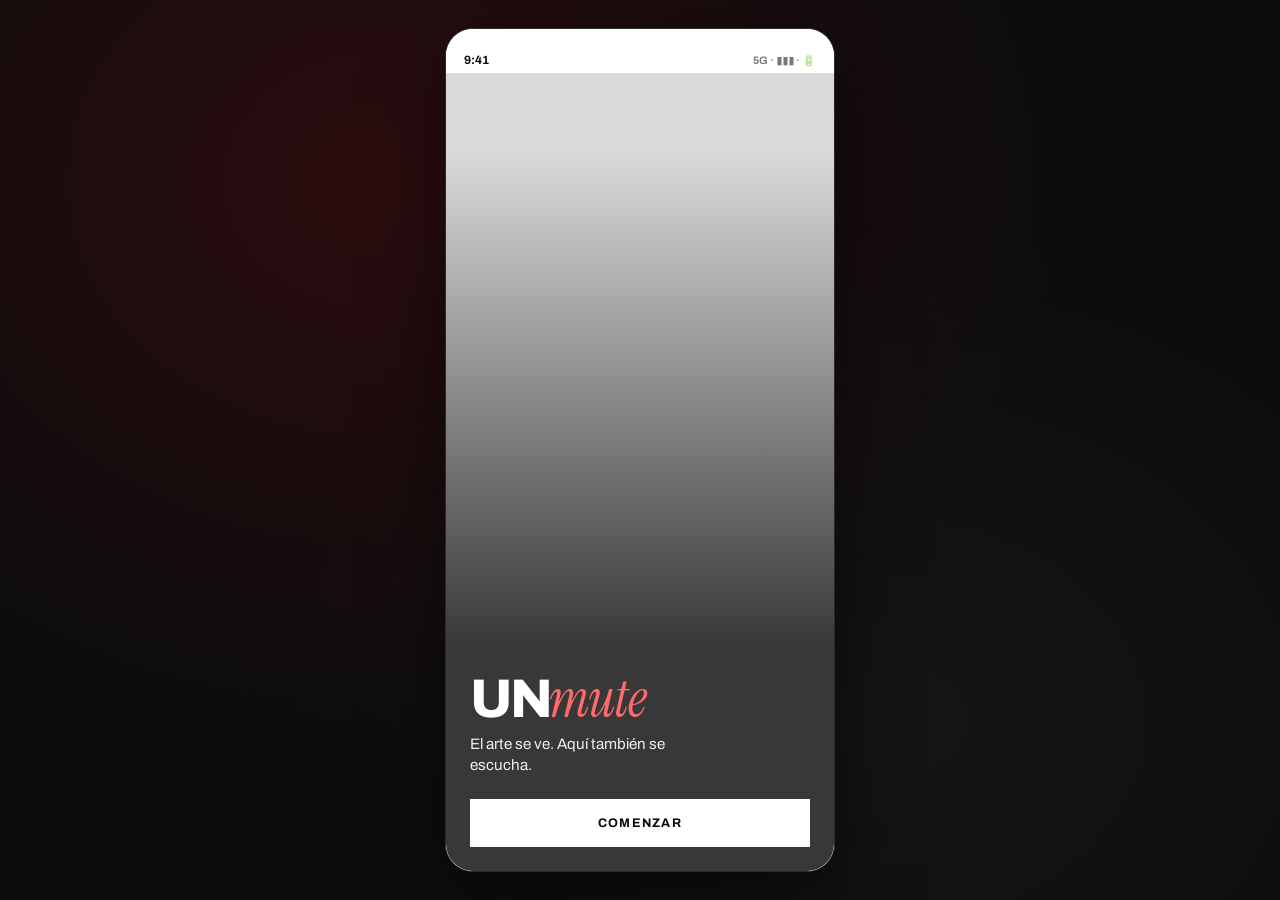
<file: index.html>
<!DOCTYPE html>
<html lang="es">
<head>
  <meta charset="UTF-8" />
  <meta name="viewport" content="width=device-width, initial-scale=1.0, viewport-fit=cover" />
  <meta name="apple-mobile-web-app-capable" content="yes" />
  <meta name="theme-color" content="#0a0a0a" />
  <title>unmute</title>
  <link rel="preconnect" href="https://fonts.googleapis.com" />
  <link rel="preconnect" href="https://fonts.gstatic.com" crossorigin />
  <link href="https://fonts.googleapis.com/css2?family=Archivo:wght@400;500;600;700;800&family=Instrument+Serif:ital@0;1&display=swap" rel="stylesheet" />
  <link rel="stylesheet" href="styles.css" />
</head>
<body data-persona="artist">
  <div class="app-shell">
    <div class="phone" id="phone">
      <div class="status-bar">
        <span>9:41</span>
        <span class="icons">5G · ▮▮▮ · 🔋</span>
      </div>

      <div class="screens" id="screens">

        <!-- SPLASH -->
        <section class="screen active" data-screen="splash">
          <div class="splash">
            <div class="brand"><span class="un">UN</span><em>mute</em></div>
            <p>El arte se ve. Aquí también se escucha.</p>
            <button class="btn btn-primary" data-go="login">Comenzar</button>
          </div>
        </section>

        <!-- LOGIN -->
        <section class="screen" data-screen="login">
          <div class="topbar">
            <button class="icon-btn" data-go="splash" aria-label="Volver">
              <svg viewBox="0 0 24 24"><path d="M15 18l-6-6 6-6"/></svg>
            </button>
            <div class="title" id="loginTitle">Entrar</div>
            <span style="width:36px"></span>
          </div>
          <div class="screen-scroll">
            <div class="auth-pad">
              <div class="auth-brand"><span class="un">UN</span><em>mute</em></div>
              <h2 id="loginHeading">Bienvenido</h2>
              <p class="sub" id="loginSub">Entra con Google, Apple o tu correo.</p>

              <div class="social-stack">
                <button type="button" class="btn-social google" data-auth="google">
                  <svg viewBox="0 0 24 24" aria-hidden="true">
                    <path fill="#EA4335" d="M12 10.2v3.6h5.1c-.2 1.2-.9 2.2-1.9 2.9l3.1 2.4c1.8-1.7 2.8-4.1 2.8-7 0-.7-.1-1.3-.2-1.9H12z"/>
                    <path fill="#34A853" d="M5.3 14.3l-.8.6-2.5 1.9C3.6 20.1 7.5 22.5 12 22.5c2.7 0 5-.9 6.7-2.4l-3.1-2.4c-.9.6-2 1-3.6 1-2.8 0-5.1-1.9-5.9-4.4z"/>
                    <path fill="#4A90E2" d="M3.2 7.2A10.4 10.4 0 0 0 1.5 12c0 1.7.4 3.3 1.1 4.7l3.5-2.7c-.3-.7-.4-1.4-.4-2 0-.7.2-1.4.4-2L3.2 7.2z"/>
                    <path fill="#FBBC05" d="M12 5.3c1.5 0 2.8.5 3.8 1.5l2.8-2.8C16.9 2.2 14.7 1.5 12 1.5 7.5 1.5 3.6 3.9 2 7.2l3.5 2.7C6.3 7.2 8.7 5.3 12 5.3z"/>
                  </svg>
                  Continuar con Google
                </button>
                <button type="button" class="btn-social apple" data-auth="apple">
                  <svg viewBox="0 0 24 24" fill="currentColor" aria-hidden="true">
                    <path d="M18.71 19.5c-.83 1.24-1.71 2.45-3.05 2.47-1.34.03-1.77-.79-3.29-.79-1.53 0-2 .77-3.27.82-1.31.05-2.3-1.32-3.14-2.53C4.25 17 2.94 12.45 4.7 9.39c.87-1.52 2.43-2.48 4.12-2.51 1.28-.02 2.5.87 3.29.87.78 0 2.26-1.07 3.81-.91.65.03 2.47.26 3.64 1.98-.09.06-2.17 1.28-2.15 3.81.03 3.02 2.65 4.03 2.68 4.04-.03.07-.42 1.44-1.38 2.83M13 3.5c.73-.83 1.94-1.46 2.94-1.5.13 1.17-.34 2.35-1.04 3.19-.69.85-1.83 1.51-2.95 1.42-.15-1.15.41-2.35 1.05-3.11z"/>
                  </svg>
                  Continuar con Apple
                </button>
              </div>

              <div class="auth-divider">o con correo</div>

              <div class="email-panel" id="emailPanel">
                <div class="field hidden" id="authNameField">
                  <label>Nombre artístico</label>
                  <input type="text" id="authName" value="María León" autocomplete="name" />
                </div>
                <div class="field">
                  <label>Correo electrónico</label>
                  <input type="email" id="authEmail" value="maria@unmute.app" autocomplete="email" />
                </div>
                <div class="field">
                  <label>Contraseña</label>
                  <input type="password" id="authPass" value="••••••••" autocomplete="current-password" />
                </div>
                <button class="btn btn-primary" type="button" id="emailContinue">Entrar</button>
              </div>

              <p class="center-note" id="authSwitchNote">
                ¿No tienes cuenta?
                <button type="button" class="linkish" id="switchAuthMode">Regístrate</button>
              </p>
            </div>
          </div>
        </section>

        <!-- PROFILE SETUP (solo al registrarse) -->
        <section class="screen" data-screen="profile-setup">
          <div class="topbar">
            <button class="icon-btn" data-go="login" aria-label="Volver">
              <svg viewBox="0 0 24 24"><path d="M15 18l-6-6 6-6"/></svg>
            </button>
            <div class="title">Tu perfil</div>
            <span style="width:36px"></span>
          </div>
          <div class="screen-scroll">
            <div class="auth-pad">
              <h2>Completa tu perfil</h2>
              <p class="sub">Así te van a ver en unmute.</p>
              <div class="field">
                <label>Nombre para mostrar</label>
                <input type="text" id="setupName" value="María León" />
              </div>
              <div class="field">
                <label>Ciudad</label>
                <input type="text" id="setupCity" value="Ciudad de México" />
              </div>
              <div class="field">
                <label>Bio</label>
                <textarea id="setupBio">Pintora. Memoria doméstica y luz como archivo emocional.</textarea>
              </div>
              <div class="field">
                <label>Técnicas / enfoque</label>
                <input type="text" value="Óleo, técnica mixta" />
              </div>
              <button class="btn btn-primary" id="finishSetup">Continuar</button>
            </div>
          </div>
        </section>

        <!-- HOME -->
        <section class="screen with-tabs" data-screen="home">
          <div class="topbar">
            <h1><span class="un">UN</span><em>mute</em></h1>
            <button class="avatar-btn" data-go="profile" aria-label="Perfil" style="background-image:var(--img-artist-1)"></button>
          </div>
          <div class="feed-tabs">
            <button class="active" type="button">Para ti</button>
            <button type="button">Siguiendo</button>
            <button type="button">Tendencias</button>
          </div>
          <div class="screen-scroll" id="feedList"></div>
        </section>

        <!-- MY WORKS -->
        <section class="screen with-tabs" data-screen="my-works">
          <div class="topbar">
            <h1>Mis obras</h1>
            <div class="topbar-actions">
              <button class="icon-btn" data-go="publish-1" aria-label="Nueva">
                <svg viewBox="0 0 24 24"><path d="M12 5v14M5 12h14"/></svg>
              </button>
              <button class="avatar-btn" data-go="profile" aria-label="Perfil" style="background-image:var(--img-artist-1)"></button>
            </div>
          </div>
          <div class="screen-scroll">
            <div class="works-list" id="myWorksList"></div>
          </div>
        </section>

        <!-- PROFILE -->
        <section class="screen with-tabs" data-screen="profile">
          <div class="topbar">
            <button class="icon-btn" data-go="home" aria-label="Volver">
              <svg viewBox="0 0 24 24"><path d="M15 18l-6-6 6-6"/></svg>
            </button>
            <div class="title">Perfil</div>
            <button class="icon-btn" data-go="settings" aria-label="Ajustes">
              <svg viewBox="0 0 24 24"><circle cx="12" cy="12" r="3"/><path d="M19.4 15a1.7 1.7 0 0 0 .3 1.8l.1.1a2 2 0 1 1-2.8 2.8l-.1-.1a1.7 1.7 0 0 0-1.8-.3 1.7 1.7 0 0 0-1 1.5V21a2 2 0 1 1-4 0v-.1a1.7 1.7 0 0 0-1-1.5 1.7 1.7 0 0 0-1.8.3l-.1.1a2 2 0 1 1-2.8-2.8l.1-.1a1.7 1.7 0 0 0 .3-1.8 1.7 1.7 0 0 0-1.5-1H3a2 2 0 1 1 0-4h.1a1.7 1.7 0 0 0 1.5-1 1.7 1.7 0 0 0-.3-1.8l-.1-.1a2 2 0 1 1 2.8-2.8l.1.1a1.7 1.7 0 0 0 1.8.3H9a1.7 1.7 0 0 0 1-1.5V3a2 2 0 1 1 4 0v.1a1.7 1.7 0 0 0 1 1.5 1.7 1.7 0 0 0 1.8-.3l.1-.1a2 2 0 1 1 2.8 2.8l-.1.1a1.7 1.7 0 0 0-.3 1.8V9c.3.6.9 1 1.5 1H21a2 2 0 1 1 0 4h-.1a1.7 1.7 0 0 0-1.5 1z"/></svg>
            </button>
          </div>
          <div class="screen-scroll">
            <div class="profile-head">
              <div class="row">
                <div class="avatar xl" id="profileAvatar" style="background-image:var(--img-artist-1)"></div>
                <div>
                  <h2 id="profileName">María León</h2>
                  <div class="role-tag">Artista</div>
                </div>
              </div>
              <p class="bio" id="profileBio">Pintora. Memoria doméstica y luz como archivo emocional.</p>
              <div class="stats">
                <div><strong id="statWorks">1</strong><span>Obras</span></div>
                <div><strong>2.4k</strong><span>Seguidores</span></div>
                <div><strong>18k</strong><span>Likes</span></div>
              </div>
              <div style="margin-top:1rem">
                <button class="btn btn-primary btn-sm" data-go="publish-1">Subir obra</button>
              </div>
            </div>
            <div class="section-pad" style="padding-bottom:0.4rem"><strong>Mis obras</strong></div>
            <div class="works-grid" id="profileWorksGrid"></div>
          </div>
        </section>

        <!-- ARTWORK -->
        <section class="screen" data-screen="artwork">
          <div class="topbar">
            <button class="icon-btn" data-back aria-label="Volver">
              <svg viewBox="0 0 24 24"><path d="M15 18l-6-6 6-6"/></svg>
            </button>
            <div class="title">Obra</div>
            <button class="icon-btn" data-go="share-obra" aria-label="Compartir">
              <svg viewBox="0 0 24 24"><path d="M4 12v8a2 2 0 0 0 2 2h12a2 2 0 0 0 2-2v-8"/><polyline points="16 6 12 2 8 6"/><line x1="12" y1="2" x2="12" y2="15"/></svg>
            </button>
          </div>
          <div class="screen-scroll">
            <div class="art-frame art-a" id="artworkHero" style="border-radius:0;aspect-ratio:4/5"></div>
            <div class="section-pad">
              <h2 id="artworkTitle" style="font-family:var(--font-display);font-size:1.85rem;font-weight:400;margin:0.5rem 0 0.25rem">Sin título #14</h2>
              <p class="soft" id="artworkArtist" style="margin-bottom:0.75rem">María León · CDMX</p>
              <p id="artworkDesc" style="font-size:0.92rem;line-height:1.5;color:var(--ink-soft)">Una exploración sobre la memoria familiar y la luz de la tarde en el patio.</p>

              <div class="voice-block">
                <div class="label">La voz del artista</div>
                <button type="button" class="play-voice" id="playVoice">
                  <span class="play-circle" id="playIcon">
                    <svg viewBox="0 0 24 24"><path d="M8 5v14l11-7z"/></svg>
                  </span>
                  <span>
                    <strong id="voiceStatus">Escuchar al artista</strong>
                    <small>0:47 · video</small>
                  </span>
                </button>
              </div>

              <div class="actions" style="margin-top:1rem;display:flex;gap:0.5rem;flex-wrap:wrap">
                <button class="action" data-toggle="like" type="button">
                  <svg viewBox="0 0 24 24"><path d="M20.8 4.6a5.5 5.5 0 0 0-7.8 0L12 5.6l-1-1a5.5 5.5 0 0 0-7.8 7.8l1 1L12 21l7.8-7.6 1-1a5.5 5.5 0 0 0 0-7.8z"/></svg>
                  Me gusta
                </button>
                <button class="action" data-go="share-obra" type="button">
                  <svg viewBox="0 0 24 24"><path d="M4 12v8a2 2 0 0 0 2 2h12a2 2 0 0 0 2-2v-8"/><polyline points="16 6 12 2 8 6"/><line x1="12" y1="2" x2="12" y2="15"/></svg>
                  Compartir
                </button>
              </div>
            </div>
          </div>
        </section>

        <!-- SHARE -->
        <section class="screen" data-screen="share-obra">
          <div class="topbar">
            <button class="icon-btn" data-back aria-label="Volver">
              <svg viewBox="0 0 24 24"><path d="M15 18l-6-6 6-6"/></svg>
            </button>
            <div class="title">Compartir</div>
            <span style="width:36px"></span>
          </div>
          <div class="screen-scroll">
            <div class="section-pad share-pad">
              <div class="share-preview art-a" id="sharePreview"></div>
              <h2 id="shareTitle">Sin título #14</h2>
              <p class="soft" id="shareArtist" style="margin:0.35rem 0 1rem">María León · página pública</p>
              <p class="help" style="margin-bottom:1rem">
                Quien reciba el link ve la obra y el video en el navegador.
                <strong>No necesita descargar la app.</strong>
              </p>
              <div class="link-box">
                <code id="shareLinkText">unmute.app/o/sin-titulo-14</code>
              </div>
              <div class="share-actions">
                <button class="btn btn-primary" type="button" id="copyShareLink">Copiar enlace</button>
                <button class="btn btn-ghost" type="button" id="openPublicWeb">Abrir página web</button>
                <button class="btn btn-ghost" type="button" data-go="obra-qr">Ver QR para galería</button>
              </div>
            </div>
          </div>
        </section>

        <!-- QR -->
        <section class="screen" data-screen="obra-qr">
          <div class="topbar">
            <button class="icon-btn" data-back aria-label="Volver">
              <svg viewBox="0 0 24 24"><path d="M15 18l-6-6 6-6"/></svg>
            </button>
            <div class="title">QR de la obra</div>
            <span style="width:36px"></span>
          </div>
          <div class="screen-scroll">
            <div class="section-pad qr-pad">
              <p class="help" style="text-align:center;margin-bottom:1rem">
                Imprímelo y colócalo junto a la pieza en la galería.
                Al escanearlo se abre la <strong>página pública</strong> (sin app).
              </p>
              <div class="qr-frame">
                <img id="obraQrImg" alt="Código QR de la obra" width="220" height="220" />
              </div>
              <h2 id="qrTitle" style="text-align:center;margin-top:1rem;font-size:1.35rem">Sin título #14</h2>
              <p class="soft" id="qrArtist" style="text-align:center;margin-top:0.25rem">María León</p>
              <p class="center-note" style="margin-top:0.85rem"><code id="qrLinkText">unmute.app/o/sin-titulo-14</code></p>
              <div class="share-actions" style="margin-top:1.25rem">
                <button class="btn btn-primary" type="button" id="openPublicWebFromQr">Probar escaneo (abrir web)</button>
                <button class="btn btn-ghost" type="button" id="copyShareLinkFromQr">Copiar enlace</button>
              </div>
            </div>
          </div>
        </section>

        <!-- PUBLISH 1 -->
        <section class="screen" data-screen="publish-1">
          <div class="topbar">
            <button class="icon-btn" data-go="home" aria-label="Cerrar">
              <svg viewBox="0 0 24 24"><path d="M18 6L6 18M6 6l12 12"/></svg>
            </button>
            <div class="title">Nueva obra</div>
            <span style="width:36px"></span>
          </div>
          <div class="steps-bar"><div class="s on"></div><div class="s"></div><div class="s"></div><div class="s"></div></div>
          <div class="screen-scroll">
            <div class="publish-pad">
              <h2>Fotos de la obra</h2>
              <p class="help">La primera imagen será la portada en el muro.</p>
              <button class="upload-zone" id="addPhotos" type="button">
                <div>
                  <strong>Tocar para agregar fotos</strong>
                  <span>JPG o PNG · hasta 8 imágenes</span>
                </div>
              </button>
              <div class="thumb-row hidden" id="photoThumbs">
                <div class="t art-e"></div>
                <div class="t art-d"></div>
                <div class="t art-c"></div>
              </div>
            </div>
          </div>
          <div class="bottom-cta">
            <button class="btn btn-primary" data-go="publish-2">Continuar</button>
          </div>
        </section>

        <!-- PUBLISH 2 -->
        <section class="screen" data-screen="publish-2">
          <div class="topbar">
            <button class="icon-btn" data-go="publish-1" aria-label="Volver">
              <svg viewBox="0 0 24 24"><path d="M15 18l-6-6 6-6"/></svg>
            </button>
            <div class="title">Nueva obra</div>
            <span style="width:36px"></span>
          </div>
          <div class="steps-bar"><div class="s on"></div><div class="s on"></div><div class="s"></div><div class="s"></div></div>
          <div class="screen-scroll">
            <div class="publish-pad">
              <h2>Datos de la pieza</h2>
              <p class="help">Título, descripción y detalles opcionales.</p>
              <div class="field">
                <label>Título</label>
                <input id="artTitle" type="text" value="Luz de patio" />
              </div>
              <div class="field">
                <label>Descripción</label>
                <textarea id="artDesc">Partí de una tarde en casa de mi abuela. Quise pintar la temperatura del recuerdo, no la escena exacta.</textarea>
              </div>
              <div class="field">
                <label>Técnica</label>
                <input type="text" value="Óleo sobre tela" />
              </div>
              <div class="field">
                <label>Medidas / año</label>
                <input type="text" value="80 × 100 cm · 2026" />
              </div>
            </div>
          </div>
          <div class="bottom-cta">
            <button class="btn btn-primary" data-go="publish-3">Continuar al video</button>
          </div>
        </section>

        <!-- PUBLISH 3 -->
        <section class="screen" data-screen="publish-3">
          <div class="topbar">
            <button class="icon-btn" data-go="publish-2" aria-label="Volver">
              <svg viewBox="0 0 24 24"><path d="M15 18l-6-6 6-6"/></svg>
            </button>
            <div class="title">Tu voz</div>
            <span style="width:36px"></span>
          </div>
          <div class="steps-bar"><div class="s on"></div><div class="s on"></div><div class="s on"></div><div class="s"></div></div>
          <div class="screen-scroll">
            <div class="publish-pad">
              <h2>Graba tu video</h2>
              <p class="help"><strong>Obligatorio.</strong> Cuenta el origen, la emoción o lo que quieres que vean (30–90 s).</p>
              <div class="video-stage">
                <button class="rec-ring" id="recBtn" type="button" aria-label="Grabar">
                  <div class="inner"></div>
                </button>
                <div class="timer" id="recTimer">00:00</div>
                <div class="video-ready-badge hidden" id="videoReadyBadge">Video listo</div>
              </div>
              <button class="btn btn-ghost" type="button" id="uploadVideo">Subir video desde el teléfono</button>
              <p class="help" id="videoRequiredNote" style="margin-top:0.85rem">Graba o sube un video para continuar.</p>
            </div>
          </div>
          <div class="bottom-cta">
            <button class="btn btn-primary" id="toPreview" disabled>Continuar</button>
          </div>
        </section>

        <!-- PUBLISH 4 -->
        <section class="screen" data-screen="publish-4">
          <div class="topbar">
            <button class="icon-btn" data-go="publish-3" aria-label="Volver">
              <svg viewBox="0 0 24 24"><path d="M15 18l-6-6 6-6"/></svg>
            </button>
            <div class="title">Vista previa</div>
            <span style="width:36px"></span>
          </div>
          <div class="steps-bar"><div class="s on"></div><div class="s on"></div><div class="s on"></div><div class="s on"></div></div>
          <div class="screen-scroll">
            <div class="publish-pad">
              <h2>Así se verá en el muro</h2>
              <p class="help">Revisa y publica cuando esté listo.</p>
              <div class="preview-card">
                <div class="art art-e"></div>
                <div class="body">
                  <h3 id="previewTitle">Luz de patio</h3>
                  <p class="soft" id="previewDesc" style="font-size:0.88rem;margin-top:0.3rem">Partí de una tarde en casa de mi abuela…</p>
                  <div class="voice-chip" style="position:static;display:inline-flex;margin-top:0.75rem">Video del artista listo</div>
                </div>
              </div>
            </div>
          </div>
          <div class="bottom-cta">
            <button class="btn btn-primary" id="publishBtn">Publicar obra</button>
          </div>
        </section>

        <!-- PUBLISHED -->
        <section class="screen" data-screen="published">
          <div class="screen-scroll">
            <div class="publish-pad published-pad">
              <div class="auth-brand"><span class="un">UN</span><em>mute</em></div>
              <h2>Tu obra ya está viva</h2>
              <p class="help" id="publishedMsg">Ya aparece en el muro y en Mis obras.</p>
              <div class="preview-card" style="text-align:left;margin-top:1.25rem">
                <div class="art art-e"></div>
                <div class="body">
                  <h3 id="publishedTitle">Luz de patio</h3>
                  <p class="soft" style="font-size:0.85rem;margin-top:0.25rem">Con video · pública</p>
                </div>
              </div>
            </div>
          </div>
          <div class="bottom-cta" style="display:grid;gap:0.5rem">
            <button class="btn btn-primary" data-go="share-obra">Compartir / QR</button>
            <button class="btn btn-ghost" data-go="home">Ver en Inicio</button>
            <button class="btn btn-ghost" data-go="my-works">Ir a Mis obras</button>
          </div>
        </section>

        <!-- SETTINGS -->
        <section class="screen" data-screen="settings">
          <div class="topbar">
            <button class="icon-btn" data-go="profile" aria-label="Volver">
              <svg viewBox="0 0 24 24"><path d="M15 18l-6-6 6-6"/></svg>
            </button>
            <div class="title">Ajustes</div>
            <span style="width:36px"></span>
          </div>
          <div class="screen-scroll">
            <div class="section-pad">
              <button class="fav-item" id="logoutBtn" style="grid-template-columns:1fr">
                <div>
                  <strong>Cerrar sesión</strong>
                  <div class="muted" style="font-size:0.8rem">Salir de tu cuenta</div>
                </div>
              </button>
            </div>
          </div>
        </section>

      </div>

      <nav class="tabbar" id="tabbar" aria-label="Navegación principal">
        <button class="tab active" data-tab="home">
          <svg viewBox="0 0 24 24"><path d="M3 11l9-8 9 8"/><path d="M5 10v10h14V10"/></svg>
          Inicio
        </button>
        <button class="tab center" data-tab="publish">
          <span class="center-btn"><svg viewBox="0 0 24 24"><path d="M12 5v14M5 12h14"/></svg></span>
          Subir
        </button>
        <button class="tab" data-tab="my-works">
          <svg viewBox="0 0 24 24"><path d="M4 4h7v7H4zM13 4h7v7h-7zM4 13h7v7H4zM13 13h7v7h-7z"/></svg>
          Mis obras
        </button>
      </nav>

      <div class="toast" id="toast"></div>
    </div>
  </div>

  <script src="app.js"></script>
</body>
</html>
</file>
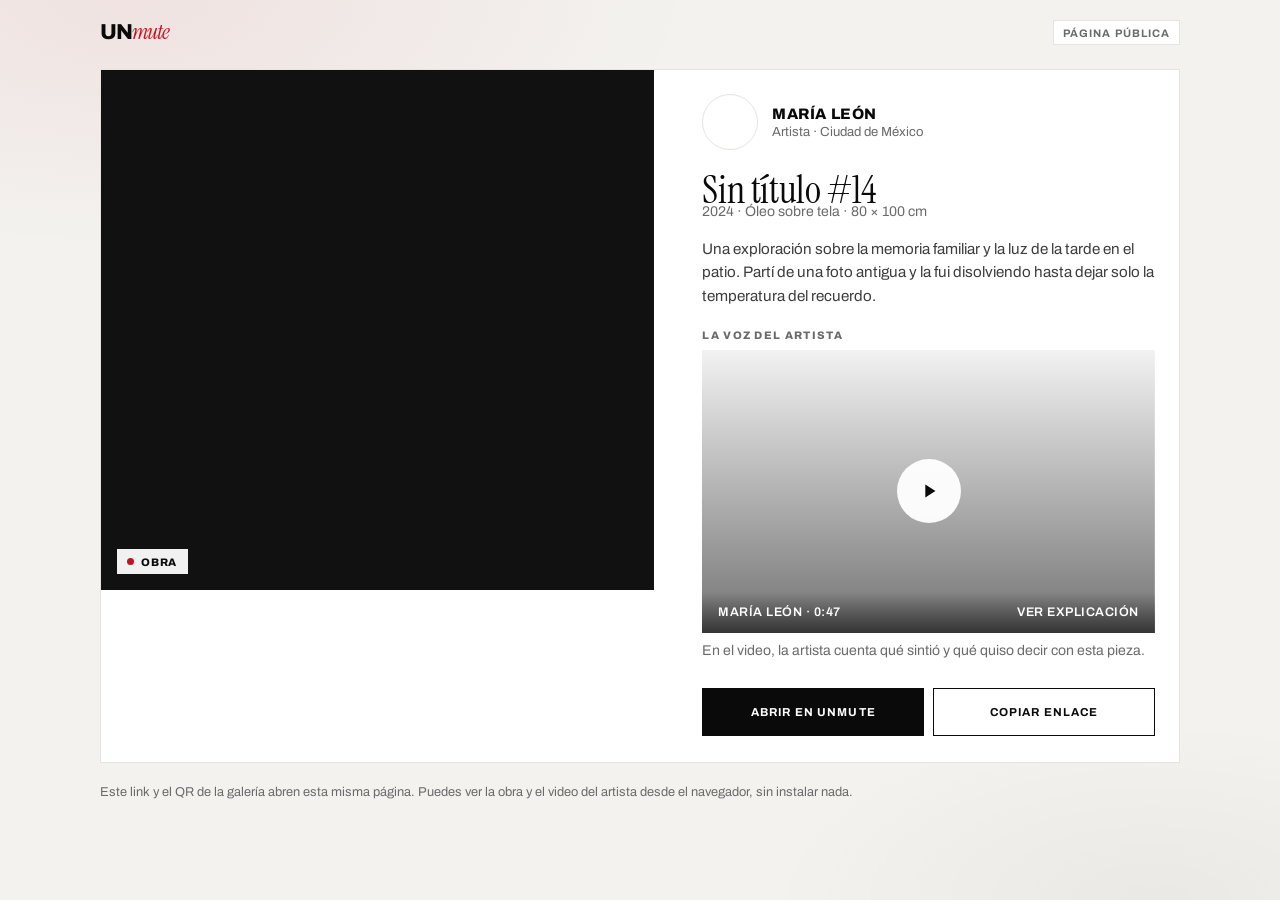
<file: obra.html>
<!DOCTYPE html>
<html lang="es">
<head>
  <meta charset="UTF-8" />
  <meta name="viewport" content="width=device-width, initial-scale=1.0" />
  <title>Sin título #14 — María León · unmute</title>
  <meta name="description" content="Mira la obra y el video de María León. Sin descargar la app." />
  <link rel="preconnect" href="https://fonts.googleapis.com" />
  <link rel="preconnect" href="https://fonts.gstatic.com" crossorigin />
  <link href="https://fonts.googleapis.com/css2?family=Archivo:wght@400;500;600;700;800&family=Instrument+Serif:ital@0;1&display=swap" rel="stylesheet" />
  <style>
    :root {
      --ink: #0a0a0a;
      --ink-soft: #3d3d3d;
      --muted: #6a6a6a;
      --line: #e4e4e0;
      --paper: #ffffff;
      --paper-2: #f3f2ef;
      --accent: #c1121f;
      --font-ui: "Archivo", system-ui, sans-serif;
      --font-display: "Instrument Serif", Georgia, serif;
      --img-art: url("https://images.unsplash.com/photo-1579783902614-a3fb3927b6a5?auto=format&fit=crop&w=1200&q=80");
      --img-artist: url("https://images.unsplash.com/photo-1534528741775-53994a69daeb?auto=format&fit=crop&w=900&q=80");
    }

    * { box-sizing: border-box; margin: 0; padding: 0; }
    html, body { min-height: 100%; }
    body {
      font-family: var(--font-ui);
      color: var(--ink);
      background:
        radial-gradient(ellipse 80% 50% at 10% 0%, rgba(193, 18, 31, 0.07), transparent 55%),
        radial-gradient(ellipse 60% 40% at 90% 100%, rgba(0, 0, 0, 0.04), transparent 50%),
        var(--paper-2);
    }
    button, a { font: inherit; color: inherit; }
    button { cursor: pointer; border: 0; background: none; }
    a { text-decoration: none; }

    .shell {
      max-width: 1120px;
      margin: 0 auto;
      padding: 1.25rem 1.25rem 3rem;
    }

    .top {
      display: flex;
      align-items: center;
      justify-content: space-between;
      margin-bottom: 1.5rem;
    }

    .brand {
      font-size: 1.35rem;
      font-weight: 800;
      letter-spacing: -0.05em;
      line-height: 1;
    }
    .brand .un { color: var(--ink); }
    .brand em {
      font-family: var(--font-display);
      font-style: italic;
      font-weight: 400;
      color: var(--accent);
    }

    .badge {
      font-size: 0.68rem;
      letter-spacing: 0.1em;
      text-transform: uppercase;
      font-weight: 700;
      color: var(--muted);
      border: 1px solid var(--line);
      padding: 0.35rem 0.55rem;
      background: var(--paper);
    }

    /* Obra | Artista */
    .split {
      display: grid;
      grid-template-columns: 1.05fr 0.95fr;
      gap: 1.5rem;
      align-items: start;
      background: var(--paper);
      border: 1px solid var(--line);
      overflow: hidden;
    }

    .art-pane {
      position: relative;
      background: #111;
      min-height: 520px;
    }

    .art-image {
      width: 100%;
      height: 100%;
      min-height: 520px;
      background-image: var(--img-art);
      background-size: cover;
      background-position: center;
    }

    .art-chip {
      position: absolute;
      left: 1rem;
      bottom: 1rem;
      display: inline-flex;
      align-items: center;
      gap: 0.4rem;
      padding: 0.4rem 0.65rem;
      background: rgba(255, 255, 255, 0.94);
      font-size: 0.68rem;
      font-weight: 800;
      letter-spacing: 0.08em;
      text-transform: uppercase;
    }
    .art-chip .dot {
      width: 7px;
      height: 7px;
      border-radius: 50%;
      background: var(--accent);
    }

    .artist-pane {
      padding: 1.5rem 1.5rem 1.65rem;
      display: flex;
      flex-direction: column;
      gap: 1.15rem;
      min-height: 520px;
    }

    .artist-head {
      display: flex;
      align-items: center;
      gap: 0.85rem;
    }

    .avatar {
      width: 56px;
      height: 56px;
      border-radius: 50%;
      background-image: var(--img-artist);
      background-size: cover;
      background-position: center;
      flex-shrink: 0;
      border: 1px solid var(--line);
    }

    .artist-head strong {
      display: block;
      font-size: 0.95rem;
      letter-spacing: 0.04em;
      text-transform: uppercase;
      font-weight: 800;
    }

    .artist-head span {
      font-size: 0.82rem;
      color: var(--muted);
    }

    .work-title {
      font-family: var(--font-display);
      font-size: clamp(1.85rem, 4vw, 2.45rem);
      font-weight: 400;
      line-height: 1.05;
      letter-spacing: -0.01em;
    }

    .work-meta {
      color: var(--muted);
      font-size: 0.88rem;
      margin-top: -0.35rem;
    }

    .work-desc {
      color: var(--ink-soft);
      font-size: 0.95rem;
      line-height: 1.55;
    }

    .video-block {
      margin-top: 0.15rem;
    }

    .video-label {
      font-size: 0.68rem;
      font-weight: 800;
      letter-spacing: 0.12em;
      text-transform: uppercase;
      color: var(--muted);
      margin-bottom: 0.55rem;
    }

    .video-stage {
      position: relative;
      aspect-ratio: 16 / 10;
      background:
        linear-gradient(180deg, rgba(0,0,0,0.05), rgba(0,0,0,0.55)),
        var(--img-artist);
      background-size: cover;
      background-position: center 20%;
      display: flex;
      flex-direction: column;
      justify-content: flex-end;
      color: #fff;
      overflow: hidden;
    }

    .video-stage.playing::after {
      content: "";
      position: absolute;
      inset: 0;
      background: rgba(193, 18, 31, 0.18);
      pointer-events: none;
      animation: pulse 1.6s ease infinite;
    }

    @keyframes pulse {
      0%, 100% { opacity: 0.35; }
      50% { opacity: 0.7; }
    }

    .play-hit {
      position: absolute;
      inset: 0;
      display: grid;
      place-items: center;
      z-index: 2;
    }

    .play-circle {
      width: 64px;
      height: 64px;
      border-radius: 50%;
      background: rgba(255, 255, 255, 0.95);
      color: var(--ink);
      display: grid;
      place-items: center;
      transition: transform 0.15s ease, background 0.15s ease;
    }

    .play-circle:hover { transform: scale(1.05); }
    .play-circle svg {
      width: 22px;
      height: 22px;
      fill: currentColor;
    }

    .video-stage.playing .play-circle {
      background: var(--accent);
      color: #fff;
    }

    .video-meta {
      position: relative;
      z-index: 2;
      padding: 0.85rem 1rem;
      display: flex;
      justify-content: space-between;
      gap: 0.75rem;
      font-size: 0.78rem;
      font-weight: 600;
      letter-spacing: 0.04em;
      text-transform: uppercase;
      background: linear-gradient(180deg, transparent, rgba(0,0,0,0.55));
    }

    .video-hint {
      font-size: 0.88rem;
      color: var(--muted);
      line-height: 1.4;
      margin-top: 0.55rem;
    }

    .cta {
      display: grid;
      grid-template-columns: 1fr 1fr;
      gap: 0.55rem;
      margin-top: auto;
      padding-top: 0.5rem;
    }

    .btn {
      display: inline-flex;
      align-items: center;
      justify-content: center;
      min-height: 48px;
      padding: 0.75rem 1rem;
      font-weight: 700;
      font-size: 0.72rem;
      letter-spacing: 0.1em;
      text-transform: uppercase;
      border: 1px solid var(--ink);
    }

    .btn-primary {
      background: var(--ink);
      color: #fff;
    }
    .btn-primary:hover { background: var(--accent); border-color: var(--accent); }
    .btn-ghost { background: transparent; }
    .btn-ghost:hover { background: var(--paper-2); }

    .note {
      margin-top: 1.25rem;
      font-size: 0.8rem;
      color: var(--muted);
      line-height: 1.45;
      max-width: 48rem;
    }

    @media (max-width: 860px) {
      .split {
        grid-template-columns: 1fr;
      }
      .art-pane,
      .art-image {
        min-height: 360px;
      }
      .artist-pane {
        min-height: 0;
      }
      .cta {
        grid-template-columns: 1fr;
      }
    }
  </style>
</head>
<body>
  <div class="shell">
    <header class="top">
      <div class="brand"><span class="un">UN</span><em>mute</em></div>
      <div class="badge">Página pública</div>
    </header>

    <main class="split">
      <section class="art-pane" aria-label="Obra">
        <div class="art-image" id="artImage" role="img" aria-label="Imagen de la obra"></div>
        <span class="art-chip"><span class="dot"></span> Obra</span>
      </section>

      <section class="artist-pane" aria-label="Artista y video">
        <div class="artist-head">
          <div class="avatar" id="artistAvatar" aria-hidden="true"></div>
          <div>
            <strong id="obraArtist">María León</strong>
            <span id="obraCity">Artista · Ciudad de México</span>
          </div>
        </div>

        <div>
          <h1 class="work-title" id="obraTitle">Sin título #14</h1>
          <p class="work-meta" id="obraMeta">2024 · Óleo sobre tela · 80 × 100 cm</p>
        </div>

        <p class="work-desc" id="obraDesc">
          Una exploración sobre la memoria familiar y la luz de la tarde en el patio.
        </p>

        <div class="video-block">
          <div class="video-label">La voz del artista</div>
          <div class="video-stage" id="videoStage">
            <button type="button" class="play-hit" id="playVideo" aria-label="Reproducir video del artista">
              <span class="play-circle" id="playIcon">
                <svg viewBox="0 0 24 24"><path d="M8 5v14l11-7z"/></svg>
              </span>
            </button>
            <div class="video-meta">
              <span id="videoName">María León · 0:47</span>
              <span id="videoStatus">Ver explicación</span>
            </div>
          </div>
          <p class="video-hint" id="videoHint">
            En el video, la artista cuenta qué sintió y qué quiso decir con esta pieza.
          </p>
        </div>

        <div class="cta">
          <a class="btn btn-primary" href="index.html">Abrir en unmute</a>
          <button class="btn btn-ghost" type="button" id="copyLink">Copiar enlace</button>
        </div>
      </section>
    </main>

    <p class="note">
      Este link y el QR de la galería abren esta misma página. Puedes ver la obra y el video del artista
      desde el navegador, sin instalar nada.
    </p>
  </div>

  <script>
    (() => {
      const catalog = {
        "sin-titulo-14": {
          title: "Sin título #14",
          meta: "2024 · Óleo sobre tela · 80 × 100 cm",
          artist: "María León",
          city: "Artista · Ciudad de México",
          desc: "Una exploración sobre la memoria familiar y la luz de la tarde en el patio. Partí de una foto antigua y la fui disolviendo hasta dejar solo la temperatura del recuerdo.",
          art: "https://images.unsplash.com/photo-1579783902614-a3fb3927b6a5?auto=format&fit=crop&w=1200&q=80",
          artistImg: "https://images.unsplash.com/photo-1534528741775-53994a69daeb?auto=format&fit=crop&w=900&q=80",
          duration: "0:47",
        },
        "luz-de-patio": {
          title: "Luz de patio",
          meta: "2026 · Óleo sobre tela · 80 × 100 cm",
          artist: "María León",
          city: "Artista · Ciudad de México",
          desc: "Partí de una tarde en casa de mi abuela. Quise pintar la temperatura del recuerdo, no la escena exacta.",
          art: "https://images.unsplash.com/photo-1513364776144-60967b0f800f?auto=format&fit=crop&w=1200&q=80",
          artistImg: "https://images.unsplash.com/photo-1534528741775-53994a69daeb?auto=format&fit=crop&w=900&q=80",
          duration: "0:47",
        },
        "serie-norte": {
          title: "Serie Norte",
          meta: "2025 · Acrílico · 100 × 120 cm",
          artist: "Diego Mora",
          city: "Artista · Monterrey",
          desc: "Paisajes reducidos a planos de color y silencio.",
          art: "https://images.unsplash.com/photo-1541961017774-22349e4a1262?auto=format&fit=crop&w=1200&q=80",
          artistImg: "https://images.unsplash.com/photo-1507003211169-0a1dd7228f2d?auto=format&fit=crop&w=900&q=80",
          duration: "0:52",
        },
      };

      const params = new URLSearchParams(location.search);
      const raw = params.get("o") || "sin-titulo-14";
      const id = Object.keys(catalog).find((k) => raw.startsWith(k)) || (catalog[raw] ? raw : "sin-titulo-14");
      const work = catalog[id] || catalog["sin-titulo-14"];

      document.title = `${work.title} — ${work.artist} · unmute`;
      document.getElementById("obraTitle").textContent = work.title;
      document.getElementById("obraMeta").textContent = work.meta;
      document.getElementById("obraArtist").textContent = work.artist;
      document.getElementById("obraCity").textContent = work.city;
      document.getElementById("obraDesc").textContent = work.desc;
      document.getElementById("videoName").textContent = `${work.artist} · ${work.duration}`;
      document.getElementById("artImage").style.backgroundImage = `url("${work.art}")`;
      document.getElementById("artistAvatar").style.backgroundImage = `url("${work.artistImg}")`;
      document.getElementById("videoStage").style.backgroundImage =
        `linear-gradient(180deg, rgba(0,0,0,0.05), rgba(0,0,0,0.55)), url("${work.artistImg}")`;

      let playing = false;
      const stage = document.getElementById("videoStage");
      const status = document.getElementById("videoStatus");
      const icon = document.getElementById("playIcon");
      const hint = document.getElementById("videoHint");

      document.getElementById("playVideo").addEventListener("click", () => {
        playing = !playing;
        stage.classList.toggle("playing", playing);
        if (playing) {
          status.textContent = "Reproduciendo…";
          hint.textContent = "La artista explica el origen y la emoción detrás de la pieza.";
          icon.innerHTML =
            `<svg viewBox="0 0 24 24"><rect x="6" y="5" width="4" height="14"/><rect x="14" y="5" width="4" height="14"/></svg>`;
        } else {
          status.textContent = "Ver explicación";
          hint.textContent =
            "En el video, la artista cuenta qué sintió y qué quiso decir con esta pieza.";
          icon.innerHTML = `<svg viewBox="0 0 24 24"><path d="M8 5v14l11-7z"/></svg>`;
        }
      });

      document.getElementById("copyLink").addEventListener("click", async () => {
        const btn = document.getElementById("copyLink");
        try {
          await navigator.clipboard.writeText(location.href);
          btn.textContent = "Enlace copiado";
          setTimeout(() => { btn.textContent = "Copiar enlace"; }, 1600);
        } catch {
          prompt("Copia este enlace:", location.href);
        }
      });
    })();
  </script>
</body>
</html>
</file>
<file: styles.css>
:root {
  --ink: #0a0a0a;
  --ink-soft: #3d3d3d;
  --muted: #6a6a6a;
  --line: #e8e8e8;
  --paper: #ffffff;
  --paper-2: #f5f5f3;
  --accent: #c1121f;
  --phone-w: 390px;
  --phone-h: 844px;
  --font-ui: "Archivo", system-ui, sans-serif;
  --font-display: "Instrument Serif", Georgia, serif;
  --img-artist-1: url("https://images.unsplash.com/photo-1534528741775-53994a69daeb?auto=format&fit=crop&w=800&q=80");
  --img-artist-2: url("https://images.unsplash.com/photo-1507003211169-0a1dd7228f2d?auto=format&fit=crop&w=800&q=80");
  --img-artist-3: url("https://images.unsplash.com/photo-1494790108377-be9c29b29330?auto=format&fit=crop&w=800&q=80");
  --img-art-1: url("https://images.unsplash.com/photo-1579783902614-a3fb3927b6a5?auto=format&fit=crop&w=1000&q=80");
  --img-art-2: url("https://images.unsplash.com/photo-1541961017774-22349e4a1262?auto=format&fit=crop&w=1000&q=80");
  --img-art-3: url("https://images.unsplash.com/photo-1460661419201-fd4cecdf8a8b?auto=format&fit=crop&w=1000&q=80");
  --img-art-4: url("https://images.unsplash.com/photo-1513364776144-60967b0f800f?auto=format&fit=crop&w=1000&q=80");
  --img-art-5: url("https://images.unsplash.com/photo-1578301978693-85fa9c0320b9?auto=format&fit=crop&w=1000&q=80");
  --img-gallery: url("https://images.unsplash.com/photo-1571115764595-644a1f56a55c?auto=format&fit=crop&w=1000&q=80");
}

* { box-sizing: border-box; margin: 0; padding: 0; }
html, body { min-height: 100%; }

body {
  font-family: var(--font-ui);
  color: var(--ink);
  background: #111;
}

button, input, textarea, select { font: inherit; color: inherit; }
button { cursor: pointer; border: 0; background: none; }
a { color: inherit; text-decoration: none; }

.app-shell {
  min-height: 100vh;
  min-height: 100dvh;
  display: flex;
  align-items: center;
  justify-content: center;
  padding: 1rem;
  background:
    radial-gradient(ellipse at 30% 20%, rgba(193, 18, 31, 0.18), transparent 55%),
    radial-gradient(ellipse at 70% 80%, rgba(255, 255, 255, 0.04), transparent 50%),
    #0c0c0c;
}

.phone-wrap {
  display: flex;
  justify-content: center;
}

.phone {
  width: min(100%, var(--phone-w));
  height: min(100dvh - 2rem, var(--phone-h));
  max-height: 900px;
  background: var(--paper);
  border: 1px solid #2a2a2a;
  box-shadow: 0 28px 80px rgba(0,0,0,0.55);
  position: relative;
  overflow: hidden;
  display: flex;
  flex-direction: column;
  border-radius: 28px;
}

@media (max-width: 480px) {
  .app-shell { padding: 0; background: var(--paper); }
  .phone {
    width: 100%;
    height: 100dvh;
    max-height: none;
    border: 0;
    border-radius: 0;
    box-shadow: none;
  }
}

.auth-brand {
  font-size: 1.65rem;
  font-weight: 800;
  letter-spacing: -0.05em;
  line-height: 1;
  margin-bottom: 1.1rem;
}

.auth-brand .un { color: var(--ink); }
.auth-brand em {
  font-family: var(--font-display);
  font-style: italic;
  font-weight: 400;
  color: var(--accent);
}

.published-pad {
  padding-top: 3rem;
  text-align: center;
}

.published-pad h2 {
  font-size: 1.55rem;
  font-weight: 800;
  letter-spacing: -0.02em;
  text-transform: uppercase;
  margin: 0.75rem 0 0.4rem;
}

.voice-block {
  margin-top: 1.25rem;
  padding: 1rem;
  border: 1px solid var(--line);
  background: var(--paper-2);
}

.voice-block .label {
  font-size: 0.68rem;
  font-weight: 800;
  letter-spacing: 0.12em;
  text-transform: uppercase;
  color: var(--muted);
  margin-bottom: 0.75rem;
}

.play-voice {
  width: 100%;
  display: flex;
  align-items: center;
  gap: 0.85rem;
  text-align: left;
}

.play-circle {
  width: 48px;
  height: 48px;
  border-radius: 50%;
  background: var(--ink);
  color: white;
  display: grid;
  place-items: center;
  flex-shrink: 0;
}

.play-circle svg {
  width: 18px;
  height: 18px;
  fill: currentColor;
  stroke: none;
}

.play-voice strong {
  display: block;
  font-size: 0.92rem;
}

.play-voice small {
  color: var(--muted);
  font-size: 0.78rem;
}

.play-voice.playing .play-circle {
  background: var(--accent);
}

/* Keep brand mark styles without guide */
.topbar h1 .un,
.splash .brand .un,
.wordmark .un,
.auth-brand .un {
  color: var(--ink);
  font-weight: 800;
  letter-spacing: -0.06em;
}

.topbar h1 em,
.splash .brand em,
.wordmark em,
.auth-brand em {
  font-family: var(--font-display);
  font-style: italic;
  font-weight: 400;
  letter-spacing: -0.02em;
  color: var(--accent);
}

.splash .brand .un { color: #fff; }
.splash .brand em { color: #ff6b6b; }

.guide {
  position: sticky;
  top: 1.5rem;
  padding: 1.25rem;
  background: var(--paper);
  border: 1px solid var(--line);
  max-height: calc(100vh - 3rem);
  overflow: auto;
}

.guide .logo {
  font-size: 1.5rem;
  font-weight: 800;
  letter-spacing: -0.05em;
  margin-bottom: 0.35rem;
  line-height: 1;
}

.guide .logo .un,
.topbar h1 .un,
.splash .brand .un,
.obra-top .brand .un,
.wordmark .un {
  color: var(--ink);
  font-weight: 800;
  letter-spacing: -0.06em;
}

.guide .logo em,
.topbar h1 em,
.splash .brand em,
.obra-top .brand em,
.wordmark em {
  font-family: var(--font-display);
  font-style: italic;
  font-weight: 400;
  letter-spacing: -0.02em;
  color: var(--accent);
}

.guide .hint {
  color: var(--muted);
  font-size: 0.82rem;
  line-height: 1.45;
  margin-bottom: 1rem;
}

.guide h3 {
  font-size: 0.68rem;
  letter-spacing: 0.14em;
  text-transform: uppercase;
  font-weight: 800;
  margin: 1rem 0 0.45rem;
}

.guide-list { list-style: none; display: grid; gap: 0.2rem; }

.guide-list button {
  width: 100%;
  text-align: left;
  padding: 0.4rem 0.45rem;
  font-size: 0.82rem;
  color: var(--muted);
  font-weight: 500;
}

.guide-list button:hover,
.guide-list button.active {
  background: var(--paper-2);
  color: var(--ink);
}

.persona-switch {
  display: grid;
  gap: 0.4rem;
  margin: 0.35rem 0 0.75rem;
}

.persona-btn {
  width: 100%;
  text-align: left;
  padding: 0.7rem 0.75rem;
  border: 1px solid var(--line);
  background: var(--paper);
  display: grid;
  gap: 0.15rem;
  transition: border-color 0.15s ease, background 0.15s ease;
}

.persona-btn strong {
  font-size: 0.88rem;
  font-weight: 700;
  letter-spacing: -0.01em;
}

.persona-btn span {
  font-size: 0.74rem;
  color: var(--muted);
  line-height: 1.35;
}

.persona-btn:hover {
  background: var(--paper-2);
}

.persona-btn.active {
  border-color: var(--ink);
  background: var(--paper-2);
}

.persona-btn.active strong {
  color: var(--accent);
}

.role-badge {
  display: inline-block;
  margin-top: 0.15rem;
  margin-bottom: 0.35rem;
  padding: 0.35rem 0.5rem;
  border: 1px solid var(--line);
  font-size: 0.72rem;
  letter-spacing: 0.06em;
  text-transform: uppercase;
  font-weight: 600;
  color: var(--muted);
}

.role-badge strong { color: var(--accent); }

.guide-screens {
  margin-top: 1.15rem;
  border-top: 1px solid var(--line);
  padding-top: 0.85rem;
}

.guide-screens > summary {
  list-style: none;
  cursor: pointer;
  display: grid;
  gap: 0.15rem;
  padding: 0.35rem 0;
  user-select: none;
}

.guide-screens > summary::-webkit-details-marker {
  display: none;
}

.guide-screens > summary::before {
  content: "▸";
  display: inline-block;
  margin-right: 0.35rem;
  color: var(--muted);
  font-size: 0.75rem;
  transition: transform 0.15s ease;
}

.guide-screens[open] > summary::before {
  transform: rotate(90deg);
}

.guide-screens > summary > span:first-child {
  font-size: 0.68rem;
  letter-spacing: 0.14em;
  text-transform: uppercase;
  font-weight: 800;
  display: inline;
}

.guide-screens-hint {
  display: block;
  margin-left: 1rem;
  font-size: 0.74rem;
  color: var(--muted);
  font-weight: 500;
  letter-spacing: 0;
  text-transform: none;
}

.guide-screens-body {
  margin-top: 0.55rem;
}

.guide-screens-body h3:first-child {
  margin-top: 0.25rem;
}

#guidePublishTitle[hidden],
#guidePublish:empty {
  display: none;
}

.README-note { display: none; }

/* phone frame defined above in app-shell */

.status-bar {
  height: 44px;
  padding: 0 1.1rem 0.35rem;
  display: flex;
  align-items: flex-end;
  justify-content: space-between;
  font-size: 0.75rem;
  font-weight: 700;
  background: var(--paper);
  z-index: 5;
}

.status-bar .icons { opacity: 0.55; font-size: 0.68rem; font-weight: 600; }

.screens {
  flex: 1;
  position: relative;
  overflow: hidden;
  background: var(--paper);
}

.screen {
  position: absolute;
  inset: 0;
  display: none;
  flex-direction: column;
  background: var(--paper);
  overflow: hidden;
}

.screen.active {
  display: flex;
  animation: in 0.25s ease;
}

@keyframes in {
  from { opacity: 0; transform: translateY(8px); }
  to { opacity: 1; transform: translateY(0); }
}

.screen-scroll {
  flex: 1;
  overflow-y: auto;
  -webkit-overflow-scrolling: touch;
}

.screen.with-tabs .screen-scroll { padding-bottom: 4.5rem; }

.tabbar {
  position: absolute;
  left: 0; right: 0; bottom: 0;
  height: 64px;
  background: rgba(255,255,255,0.96);
  border-top: 1px solid var(--line);
  display: none;
  grid-template-columns: 1fr auto 1fr;
  z-index: 10;
  align-items: stretch;
}

.tabbar.visible { display: grid; }

.tabbar .tab:first-child {
  justify-self: stretch;
}

.tabbar .tab.center {
  width: 88px;
}

.tabbar .tab[data-tab="my-works"] {
  justify-self: stretch;
}

.topbar-actions {
  display: flex;
  align-items: center;
  gap: 0.35rem;
}

.avatar-btn {
  width: 34px;
  height: 34px;
  border-radius: 50%;
  background-size: cover;
  background-position: center;
  border: 1.5px solid var(--line);
  flex-shrink: 0;
}

.avatar-btn:hover {
  border-color: var(--ink);
}

.tab[hidden] {
  display: none !important;
}

.auth-divider {
  display: flex;
  align-items: center;
  gap: 0.75rem;
  margin: 1rem 0;
  color: var(--muted);
  font-size: 0.72rem;
  font-weight: 700;
  letter-spacing: 0.1em;
  text-transform: uppercase;
}

.auth-divider::before,
.auth-divider::after {
  content: "";
  flex: 1;
  height: 1px;
  background: var(--line);
}

.social-stack {
  display: grid;
  gap: 0.55rem;
  margin-bottom: 0.35rem;
}

.btn-social {
  width: 100%;
  min-height: 48px;
  display: inline-flex;
  align-items: center;
  justify-content: center;
  gap: 0.65rem;
  padding: 0.75rem 1rem;
  border: 1px solid var(--ink);
  background: var(--paper);
  font-weight: 700;
  font-size: 0.78rem;
  letter-spacing: 0.06em;
  text-transform: uppercase;
}

.btn-social:hover { background: var(--paper-2); }

.btn-social svg {
  width: 18px;
  height: 18px;
  flex-shrink: 0;
}

.btn-social.apple {
  background: var(--ink);
  color: white;
}

.btn-social.apple:hover { background: #222; }

.btn-social.google svg { width: 18px; height: 18px; }

.email-toggle {
  margin-top: 0.35rem;
  width: 100%;
  text-align: center;
  font-size: 0.82rem;
  font-weight: 600;
  color: var(--muted);
  text-decoration: underline;
  text-underline-offset: 3px;
}

.email-panel {
  margin-top: 1rem;
  padding-top: 0.25rem;
}

.auth-pad h2 {
  font-size: 1.55rem;
  font-weight: 800;
  letter-spacing: -0.03em;
  text-transform: uppercase;
  line-height: 1.1;
  margin-bottom: 0.4rem;
}

.auth-pad .sub {
  color: var(--muted);
  font-size: 0.9rem;
  line-height: 1.45;
  margin-bottom: 1.15rem;
}

.auth-pad {
  padding: 1.15rem 1.15rem 1.5rem;
}

.center-note {
  text-align: center;
  margin-top: 1rem;
  font-size: 0.85rem;
  color: var(--muted);
}

.linkish {
  color: var(--accent);
  font-weight: 700;
  text-decoration: underline;
  text-underline-offset: 2px;
}

.tab {
  display: flex;
  flex-direction: column;
  align-items: center;
  justify-content: center;
  gap: 0.15rem;
  font-size: 0.6rem;
  font-weight: 700;
  letter-spacing: 0.04em;
  text-transform: uppercase;
  color: var(--muted);
}

.tab svg {
  width: 20px; height: 20px;
  stroke: currentColor; fill: none; stroke-width: 1.7;
}

.tab.active { color: var(--ink); }

.tab.center .center-btn {
  width: 32px; height: 32px;
  display: grid; place-items: center;
  background: var(--ink);
  color: white;
  margin-bottom: 0.1rem;
}

.tab.center .center-btn svg { stroke: white; }

.topbar {
  display: flex;
  align-items: center;
  justify-content: space-between;
  gap: 0.75rem;
  padding: 0.55rem 1rem 0.7rem;
  background: var(--paper);
  border-bottom: 1px solid var(--line);
  min-height: 52px;
}

.topbar h1 {
  font-size: 1.25rem;
  font-weight: 800;
  letter-spacing: -0.05em;
  line-height: 1;
}

.topbar h1 em {
  font-family: var(--font-display);
  font-style: italic;
  font-weight: 400;
  color: var(--accent);
}

.topbar .title {
  font-size: 0.78rem;
  font-weight: 800;
  letter-spacing: 0.1em;
  text-transform: uppercase;
}

.icon-btn {
  width: 36px; height: 36px;
  display: grid; place-items: center;
}

.icon-btn svg {
  width: 20px; height: 20px;
  stroke: currentColor; fill: none; stroke-width: 1.7;
}

.btn {
  display: inline-flex;
  align-items: center;
  justify-content: center;
  min-height: 48px;
  padding: 0.75rem 1.1rem;
  font-weight: 700;
  font-size: 0.78rem;
  letter-spacing: 0.1em;
  text-transform: uppercase;
  border: 1px solid var(--ink);
}

.btn-primary {
  background: var(--ink);
  border-color: var(--ink);
  color: white;
  width: 100%;
}

.btn-primary:hover { background: var(--accent); border-color: var(--accent); }

.btn-ghost { background: transparent; width: 100%; }
.btn-ghost:hover { background: var(--paper-2); }

.btn-soft {
  background: var(--paper-2);
  border-color: transparent;
  color: var(--ink);
}

.btn-sm { min-height: 36px; padding: 0.4rem 0.75rem; font-size: 0.7rem; }

.field { display: grid; gap: 0.3rem; margin-bottom: 0.85rem; }

.field label {
  font-size: 0.68rem;
  font-weight: 700;
  letter-spacing: 0.1em;
  text-transform: uppercase;
  color: var(--muted);
}

.field input, .field textarea, .field select {
  width: 100%;
  border: 1px solid var(--line);
  background: var(--paper);
  padding: 0.85rem 0.9rem;
  outline: none;
}

.field input:focus, .field textarea:focus { border-color: var(--ink); }
.field textarea { min-height: 110px; resize: vertical; }

.muted { color: var(--muted); }
.soft { color: var(--ink-soft); }

.splash {
  height: 100%;
  display: flex;
  flex-direction: column;
  justify-content: flex-end;
  padding: 1.5rem;
  background:
    linear-gradient(180deg, rgba(0,0,0,0.15) 10%, rgba(0,0,0,0.78) 72%),
    var(--img-artist-1);
  background-size: cover;
  background-position: center 20%;
  color: white;
}

.splash .brand {
  font-size: 3.4rem;
  font-weight: 800;
  letter-spacing: -0.05em;
  line-height: 0.92;
  margin-bottom: 0.65rem;
}

.splash .brand .un {
  color: #fff;
}

.splash .brand em {
  font-family: var(--font-display);
  font-style: italic;
  font-weight: 400;
  color: #ff6b6b;
}

.splash p {
  opacity: 0.92;
  line-height: 1.4;
  max-width: 16rem;
  margin-bottom: 1.4rem;
  font-size: 0.95rem;
  color: #fff;
}

.splash .btn-primary {
  background: #fff;
  color: #0a0a0a;
  border-color: #fff;
}

.splash .btn-primary:hover {
  background: #f0f0f0;
  border-color: #f0f0f0;
  color: #0a0a0a;
}

.welcome { padding: 0 0 1.5rem; }

.welcome .hero-art {
  height: 260px;
  background:
    linear-gradient(180deg, transparent 40%, rgba(0,0,0,0.55)),
    var(--img-art-1);
  background-size: cover;
  background-position: center;
  margin-bottom: 1.15rem;
  position: relative;
}

.welcome .hero-art .cap {
  position: absolute;
  left: 1rem; bottom: 1rem;
  color: white;
  font-size: 0.72rem;
  font-weight: 700;
  letter-spacing: 0.08em;
  text-transform: uppercase;
}

.welcome-pad { padding: 0 1.15rem; }

.welcome h2 {
  font-size: 1.85rem;
  font-weight: 800;
  letter-spacing: -0.03em;
  text-transform: uppercase;
  line-height: 1.05;
  margin-bottom: 0.55rem;
}

.welcome p {
  color: var(--muted);
  line-height: 1.45;
  margin-bottom: 1.25rem;
  font-size: 0.92rem;
}

.role-grid { display: grid; gap: 0.55rem; margin: 0.5rem 0 1.15rem; }

.role-card {
  text-align: left;
  padding: 0;
  border: 1px solid var(--line);
  background: var(--paper);
  display: grid;
  grid-template-columns: 72px 1fr;
  overflow: hidden;
}

.role-card .face {
  background-size: cover;
  background-position: center top;
  min-height: 88px;
}

.role-card .txt { padding: 0.85rem 0.9rem; }

.role-card strong {
  display: block;
  font-size: 0.82rem;
  font-weight: 800;
  letter-spacing: 0.08em;
  text-transform: uppercase;
  margin-bottom: 0.2rem;
}

.role-card span {
  color: var(--muted);
  font-size: 0.8rem;
  line-height: 1.35;
}

.role-card.selected { border-color: var(--ink); outline: 1px solid var(--ink); }

.auth-pad { padding: 1.15rem; }

.auth-pad h2 {
  font-size: 1.7rem;
  font-weight: 800;
  letter-spacing: -0.03em;
  text-transform: uppercase;
  margin-bottom: 0.35rem;
}

.auth-pad .sub {
  color: var(--muted);
  margin-bottom: 1.15rem;
  font-size: 0.9rem;
}

.linkish {
  color: var(--accent);
  font-weight: 700;
  font-size: 0.85rem;
}

.center-note {
  text-align: center;
  margin-top: 1rem;
  color: var(--muted);
  font-size: 0.85rem;
}

.feed-tabs {
  display: flex;
  gap: 1.1rem;
  padding: 0.7rem 1rem 0;
  background: var(--paper);
  border-bottom: 1px solid var(--line);
}

.feed-tabs button {
  font-size: 0.72rem;
  font-weight: 800;
  letter-spacing: 0.1em;
  text-transform: uppercase;
  color: var(--muted);
  padding-bottom: 0.6rem;
  border-bottom: 2px solid transparent;
}

.feed-tabs button.active {
  color: var(--ink);
  border-bottom-color: var(--ink);
}

.feed-card {
  background: var(--paper);
  border-bottom: 8px solid var(--paper-2);
}

.feed-card .meta-row {
  display: flex;
  align-items: center;
  gap: 0.7rem;
  padding: 0.9rem 1rem 0.65rem;
}

.avatar {
  width: 40px; height: 40px;
  border-radius: 50%;
  background-size: cover;
  background-position: center top;
  flex: 0 0 auto;
  background-color: #ddd;
}

.avatar.sm { width: 28px; height: 28px; }
.avatar.lg { width: 72px; height: 72px; }
.avatar.xl { width: 88px; height: 88px; }

.meta-row .who strong {
  display: block;
  font-size: 0.82rem;
  font-weight: 800;
  letter-spacing: 0.04em;
  text-transform: uppercase;
}

.meta-row .who span {
  font-size: 0.72rem;
  color: var(--muted);
}

.art-frame {
  position: relative;
  width: 100%;
  aspect-ratio: 4 / 5;
  background-size: cover;
  background-position: center;
  display: block;
  border: 0;
}

.art-a { background-image: var(--img-art-1); }
.art-b { background-image: var(--img-art-2); }
.art-c { background-image: var(--img-art-3); }
.art-d { background-image: var(--img-art-4); }
.art-e { background-image: var(--img-art-5); }

.voice-chip {
  position: absolute;
  left: 0.85rem;
  bottom: 0.85rem;
  display: inline-flex;
  align-items: center;
  gap: 0.4rem;
  background: rgba(10,10,10,0.82);
  color: white;
  padding: 0.45rem 0.65rem;
  font-size: 0.68rem;
  font-weight: 700;
  letter-spacing: 0.08em;
  text-transform: uppercase;
}

.voice-chip .dot {
  width: 7px; height: 7px;
  background: var(--accent);
}

.feed-body { padding: 0.85rem 1rem 1.15rem; }

.feed-body h3 {
  font-family: var(--font-display);
  font-size: 1.45rem;
  font-weight: 400;
  margin-bottom: 0.25rem;
  line-height: 1.1;
}

.feed-body p {
  color: var(--muted);
  font-size: 0.88rem;
  line-height: 1.4;
  display: -webkit-box;
  -webkit-line-clamp: 2;
  -webkit-box-orient: vertical;
  overflow: hidden;
}

.actions {
  display: flex;
  gap: 0.35rem;
  margin-top: 0.75rem;
}

.action {
  display: inline-flex;
  align-items: center;
  gap: 0.3rem;
  padding: 0.4rem 0.5rem;
  border: 1px solid var(--line);
  font-size: 0.72rem;
  font-weight: 700;
  letter-spacing: 0.04em;
  text-transform: uppercase;
  color: var(--ink-soft);
}

.action svg {
  width: 15px; height: 15px;
  stroke: currentColor; fill: none; stroke-width: 1.7;
}

.action.on {
  color: var(--accent);
  border-color: rgba(193,18,31,0.35);
  background: rgba(193,18,31,0.06);
}

.detail-art {
  width: 100%;
  aspect-ratio: 4 / 5;
  background-size: cover;
  background-position: center;
  position: relative;
}

.detail-pad {
  padding: 1rem 1rem 1.5rem;
  background: var(--paper);
}

.detail-pad h2 {
  font-family: var(--font-display);
  font-size: 2rem;
  font-weight: 400;
  line-height: 1.05;
  margin-bottom: 0.3rem;
}

.detail-artist {
  display: flex;
  align-items: center;
  gap: 0.7rem;
  margin: 0.9rem 0;
  padding: 0.75rem 0;
  border-top: 1px solid var(--line);
  border-bottom: 1px solid var(--line);
  width: 100%;
  text-align: left;
}

.detail-artist strong {
  font-size: 0.82rem;
  font-weight: 800;
  letter-spacing: 0.06em;
  text-transform: uppercase;
}

.voice-block {
  margin: 1rem 0;
  padding: 1rem;
  background: var(--paper-2);
  border-left: 3px solid var(--accent);
}

.voice-block .label {
  font-size: 0.68rem;
  letter-spacing: 0.12em;
  text-transform: uppercase;
  color: var(--accent);
  font-weight: 800;
  margin-bottom: 0.4rem;
}

.voice-block h3 {
  font-family: var(--font-display);
  font-size: 1.35rem;
  font-weight: 400;
  margin-bottom: 0.3rem;
}

.voice-block p {
  color: var(--muted);
  font-size: 0.85rem;
  margin-bottom: 0.85rem;
  line-height: 1.4;
}

.media-choice {
  display: grid;
  grid-template-columns: 1fr 1fr;
  gap: 0.45rem;
  margin-bottom: 0.85rem;
}

.media-choice-btn {
  text-align: left;
  padding: 0.65rem 0.7rem;
  border: 1px solid var(--line);
  background: var(--paper);
  display: grid;
  gap: 0.12rem;
}

.media-choice-btn strong {
  font-size: 0.82rem;
  font-weight: 700;
}

.media-choice-btn span {
  font-size: 0.72rem;
  color: var(--muted);
}

.media-choice-btn.active {
  border-color: var(--ink);
  background: var(--paper);
}

.media-choice-btn.active strong {
  color: var(--accent);
}

.media-panel[hidden] {
  display: none !important;
}

.artist-video {
  position: relative;
  aspect-ratio: 4 / 5;
  background:
    linear-gradient(180deg, rgba(0,0,0,0.1), rgba(0,0,0,0.65)),
    var(--img-artist-1);
  background-size: cover;
  background-position: center top;
  display: flex;
  flex-direction: column;
  align-items: center;
  justify-content: center;
  color: white;
  overflow: hidden;
}

.artist-video.playing {
  box-shadow: inset 0 0 0 2px var(--accent);
}

.artist-video .video-play {
  width: 56px;
  height: 56px;
  border-radius: 50%;
  background: rgba(255,255,255,0.92);
  color: var(--ink);
}

.artist-video .video-play svg {
  fill: var(--ink);
}

.artist-video .video-play.playing {
  background: var(--accent);
}

.artist-video .video-play.playing svg {
  fill: white;
}

.artist-video-meta {
  position: absolute;
  left: 0;
  right: 0;
  bottom: 0;
  padding: 0.85rem 0.9rem;
  display: flex;
  flex-direction: column;
  gap: 0.15rem;
  font-size: 0.78rem;
  font-weight: 600;
}

.artist-video-status {
  opacity: 0.8;
  font-weight: 500;
  font-size: 0.72rem;
}

.player {
  display: flex;
  align-items: center;
  gap: 0.75rem;
  padding: 0.6rem;
  background: var(--paper);
  border: 1px solid var(--line);
}

.play-btn {
  width: 42px; height: 42px;
  background: var(--ink);
  color: white;
  display: grid; place-items: center;
  flex: 0 0 auto;
}

.play-btn.playing { background: var(--accent); }

.play-btn svg { width: 18px; height: 18px; fill: white; stroke: none; }

.wave {
  flex: 1; height: 28px;
  display: flex; align-items: center; gap: 3px;
}

.wave i {
  display: block; width: 3px;
  background: #ccc; height: 30%;
}

.wave.playing i {
  animation: wave 0.9s ease-in-out infinite;
  background: var(--ink);
}

.wave i:nth-child(2) { height: 60%; animation-delay: 0.1s; }
.wave i:nth-child(3) { height: 90%; animation-delay: 0.15s; }
.wave i:nth-child(4) { height: 45%; animation-delay: 0.05s; }
.wave i:nth-child(5) { height: 75%; animation-delay: 0.2s; }
.wave i:nth-child(6) { height: 35%; animation-delay: 0.12s; }
.wave i:nth-child(7) { height: 85%; animation-delay: 0.18s; }
.wave i:nth-child(8) { height: 50%; animation-delay: 0.08s; }
.wave i:nth-child(9) { height: 70%; animation-delay: 0.22s; }
.wave i:nth-child(10) { height: 40%; animation-delay: 0.14s; }

@keyframes wave {
  0%, 100% { transform: scaleY(0.55); }
  50% { transform: scaleY(1); }
}

.time { font-size: 0.72rem; color: var(--muted); min-width: 2.5rem; font-weight: 600; }

.comments { margin-top: 1.1rem; }
.comments h4 {
  font-size: 0.72rem;
  letter-spacing: 0.1em;
  text-transform: uppercase;
  font-weight: 800;
  margin-bottom: 0.65rem;
}

.comment {
  display: grid;
  grid-template-columns: auto 1fr;
  gap: 0.55rem;
  margin-bottom: 0.75rem;
}

.comment strong {
  font-size: 0.75rem;
  letter-spacing: 0.04em;
  text-transform: uppercase;
}

.comment p { font-size: 0.85rem; color: var(--ink-soft); line-height: 1.4; }

.search-box {
  margin: 0.85rem 1rem;
  display: flex;
  align-items: center;
  gap: 0.5rem;
  padding: 0.75rem 0.85rem;
  background: var(--paper-2);
  border: 1px solid var(--line);
}

.search-box input {
  border: 0; outline: none; width: 100%; background: transparent;
}

.chips {
  display: flex;
  gap: 0.4rem;
  padding: 0 1rem 0.85rem;
  overflow-x: auto;
}

.chip {
  white-space: nowrap;
  padding: 0.4rem 0.65rem;
  border: 1px solid var(--line);
  background: var(--paper);
  font-size: 0.68rem;
  font-weight: 700;
  letter-spacing: 0.06em;
  text-transform: uppercase;
  color: var(--ink-soft);
}

.chip.active {
  background: var(--ink);
  border-color: var(--ink);
  color: white;
}

.explore-grid {
  display: grid;
  grid-template-columns: 1fr 1fr;
  gap: 2px;
  padding: 0 0 1rem;
  background: var(--line);
}

.explore-grid .tile {
  aspect-ratio: 1;
  position: relative;
  background-size: cover;
  background-position: center;
  border: 0;
}

.explore-grid .tile span {
  position: absolute;
  left: 0.4rem; bottom: 0.4rem;
  font-size: 0.62rem;
  font-weight: 800;
  letter-spacing: 0.08em;
  text-transform: uppercase;
  color: white;
  background: rgba(10,10,10,0.65);
  padding: 0.2rem 0.35rem;
}

.section-pad { padding: 0.85rem 1rem 1.25rem; }

.fav-item, .activity-item {
  display: grid;
  grid-template-columns: 64px 1fr auto;
  gap: 0.75rem;
  align-items: center;
  padding: 0.75rem 0;
  border-bottom: 1px solid var(--line);
  width: 100%;
  text-align: left;
}

.fav-thumb {
  width: 64px; height: 64px;
  background-size: cover;
  background-position: center;
}

.activity-item { grid-template-columns: auto 1fr; }

.activity-item p {
  font-size: 0.88rem;
  line-height: 1.35;
  color: var(--ink-soft);
}

.activity-item p strong { color: var(--ink); }
.activity-item small { color: var(--muted); font-size: 0.72rem; }

.profile-head {
  padding: 1.1rem 1rem 1rem;
  background: var(--paper);
  border-bottom: 1px solid var(--line);
}

.profile-head .row {
  display: flex;
  gap: 0.9rem;
  align-items: center;
}

.profile-head h2 {
  font-size: 1.35rem;
  font-weight: 800;
  letter-spacing: -0.02em;
  text-transform: uppercase;
  line-height: 1.05;
}

.profile-head .role-tag {
  display: inline-block;
  margin-top: 0.25rem;
  font-size: 0.68rem;
  letter-spacing: 0.1em;
  text-transform: uppercase;
  color: var(--accent);
  font-weight: 800;
}

.stats {
  display: grid;
  grid-template-columns: repeat(3, 1fr);
  gap: 0.5rem;
  margin-top: 1rem;
  text-align: center;
  border-top: 1px solid var(--line);
  padding-top: 0.85rem;
}

.stats div strong { display: block; font-size: 1.05rem; font-weight: 800; }
.stats div span {
  font-size: 0.65rem;
  letter-spacing: 0.08em;
  text-transform: uppercase;
  color: var(--muted);
  font-weight: 600;
}

.bio {
  margin-top: 0.85rem;
  color: var(--ink-soft);
  font-size: 0.9rem;
  line-height: 1.45;
}

.works-grid {
  display: grid;
  grid-template-columns: 1fr 1fr;
  gap: 2px;
  background: var(--line);
}

.works-grid .tile {
  aspect-ratio: 1;
  background-size: cover;
  background-position: center;
  border: 0;
}

.steps-bar {
  display: flex;
  gap: 0.35rem;
  padding: 0.75rem 1rem;
  background: var(--paper);
  border-bottom: 1px solid var(--line);
}

.steps-bar .s {
  flex: 1; height: 2px;
  background: var(--line);
}

.steps-bar .s.on { background: var(--ink); }

.publish-pad { padding: 1rem 1rem 1.4rem; }

.publish-pad h2 {
  font-size: 1.45rem;
  font-weight: 800;
  letter-spacing: -0.02em;
  text-transform: uppercase;
  margin-bottom: 0.35rem;
}

.publish-pad .help {
  color: var(--muted);
  font-size: 0.88rem;
  margin-bottom: 1rem;
  line-height: 1.4;
}

.upload-zone {
  border: 1px dashed #bbb;
  background: var(--paper-2);
  min-height: 200px;
  display: grid;
  place-items: center;
  text-align: center;
  padding: 1.25rem;
  margin-bottom: 1rem;
  width: 100%;
}

.upload-zone strong {
  display: block;
  margin-bottom: 0.25rem;
  font-size: 0.78rem;
  letter-spacing: 0.08em;
  text-transform: uppercase;
}

.upload-zone span { color: var(--muted); font-size: 0.82rem; }

.thumb-row {
  display: grid;
  grid-template-columns: repeat(3, 1fr);
  gap: 0.4rem;
  margin-bottom: 1rem;
}

.thumb-row .t {
  aspect-ratio: 1;
  background-size: cover;
  background-position: center;
}

.video-stage {
  position: relative;
  aspect-ratio: 3 / 4;
  background:
    linear-gradient(180deg, rgba(0,0,0,0.15), rgba(0,0,0,0.55)),
    var(--img-artist-1);
  background-size: cover;
  background-position: center;
  margin-bottom: 1rem;
  display: flex;
  flex-direction: column;
  justify-content: flex-end;
  align-items: center;
  padding: 1.25rem;
  color: white;
}

.rec-ring {
  width: 68px; height: 68px;
  border: 3px solid white;
  display: grid; place-items: center;
  margin-bottom: 0.75rem;
}

.rec-ring .inner {
  width: 48px; height: 48px;
  background: var(--accent);
}

.rec-ring.recording .inner {
  border-radius: 6px;
  transform: scale(0.72);
}

.video-stage .timer {
  font-variant-numeric: tabular-nums;
  font-weight: 700;
  letter-spacing: 0.06em;
}

.video-ready-badge {
  margin-top: 0.65rem;
  padding: 0.35rem 0.55rem;
  background: rgba(255,255,255,0.92);
  color: var(--ink);
  font-size: 0.72rem;
  font-weight: 800;
  letter-spacing: 0.08em;
  text-transform: uppercase;
}

.video-ready-badge.hidden {
  display: none;
}

.share-pad h2 {
  font-family: var(--font-display);
  font-size: 1.75rem;
  font-weight: 400;
}

.share-preview {
  aspect-ratio: 4 / 5;
  background-size: cover;
  background-position: center;
  margin-bottom: 0.85rem;
}

.link-box {
  padding: 0.75rem 0.85rem;
  border: 1px solid var(--line);
  background: var(--paper-2);
  margin-bottom: 1rem;
  overflow: hidden;
}

.link-box code {
  font-size: 0.82rem;
  font-weight: 600;
  word-break: break-all;
}

.share-actions {
  display: grid;
  gap: 0.5rem;
}

.qr-pad {
  display: flex;
  flex-direction: column;
  align-items: stretch;
}

.qr-frame {
  margin: 0 auto;
  padding: 0.85rem;
  background: var(--paper);
  border: 1px solid var(--line);
  width: fit-content;
}

.qr-frame img {
  display: block;
  width: 220px;
  height: 220px;
}

.works-list {
  display: grid;
  gap: 0.65rem;
  padding: 0 1rem 1.25rem;
}

.work-row {
  display: grid;
  grid-template-columns: 64px 1fr;
  gap: 0.65rem 0.75rem;
  align-items: center;
  padding-bottom: 0.75rem;
  border-bottom: 1px solid var(--line);
}

.work-thumb {
  width: 64px;
  height: 80px;
  background-size: cover;
  background-position: center;
}

.work-info {
  display: grid;
  gap: 0.15rem;
  min-width: 0;
}

.work-info strong {
  font-size: 0.9rem;
}

.work-info span {
  font-size: 0.75rem;
  color: var(--muted);
}

.work-actions {
  grid-column: 2;
  display: flex;
  gap: 0.4rem;
  flex-wrap: wrap;
}

.work-actions .btn-sm {
  padding: 0.35rem 0.55rem;
  font-size: 0.72rem;
}

.preview-card {
  background: var(--paper);
  border: 1px solid var(--line);
  overflow: hidden;
  margin-bottom: 1rem;
}

.preview-card .art {
  aspect-ratio: 4 / 5;
  background-size: cover;
  background-position: center;
}

.preview-card .body { padding: 0.9rem; }

.preview-card h3 {
  font-family: var(--font-display);
  font-size: 1.35rem;
  font-weight: 400;
}

.toast {
  position: absolute;
  left: 1rem; right: 1rem;
  bottom: 5.2rem;
  background: var(--ink);
  color: white;
  padding: 0.85rem 1rem;
  font-size: 0.8rem;
  font-weight: 600;
  letter-spacing: 0.04em;
  z-index: 20;
  display: none;
}

.toast.show { display: block; animation: in 0.25s ease; }

.bottom-cta {
  padding: 0.85rem 1rem 1.1rem;
  background: var(--paper);
  border-top: 1px solid var(--line);
}

.hidden { display: none !important; }
</file>
